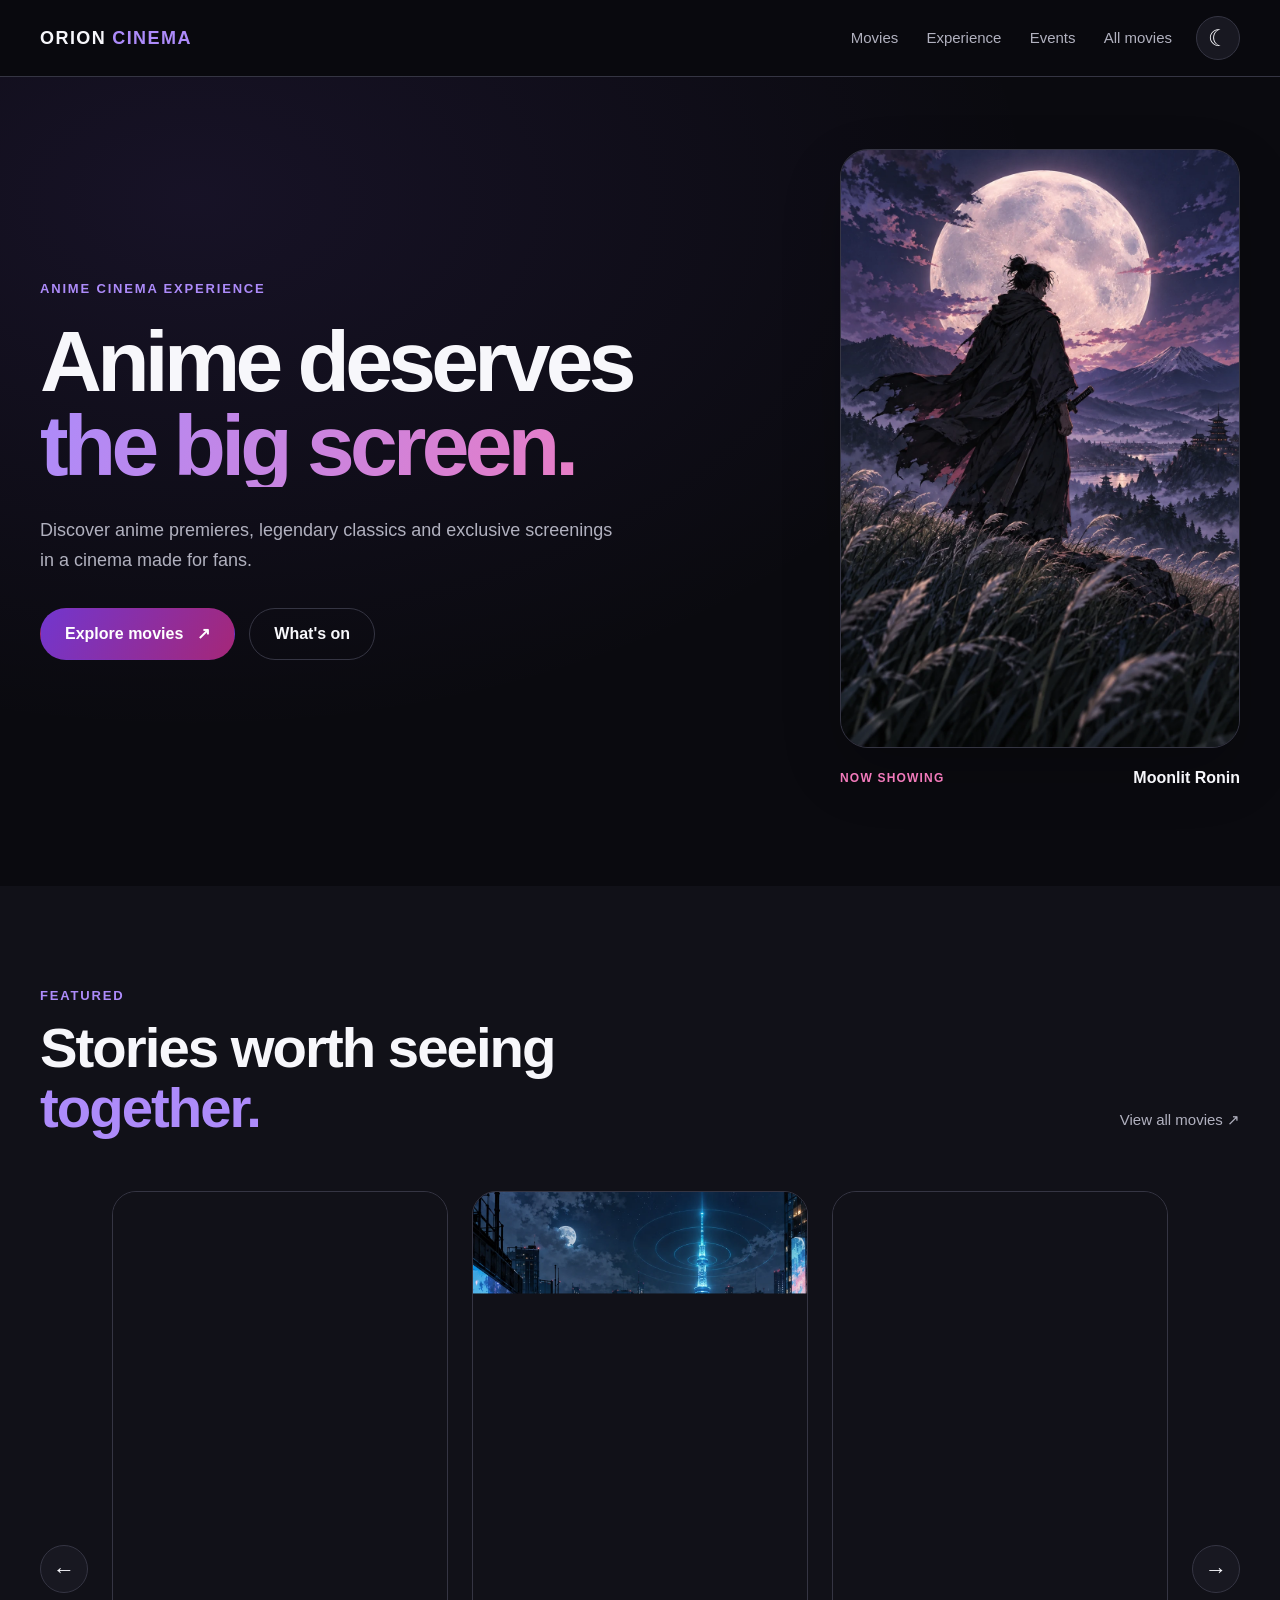
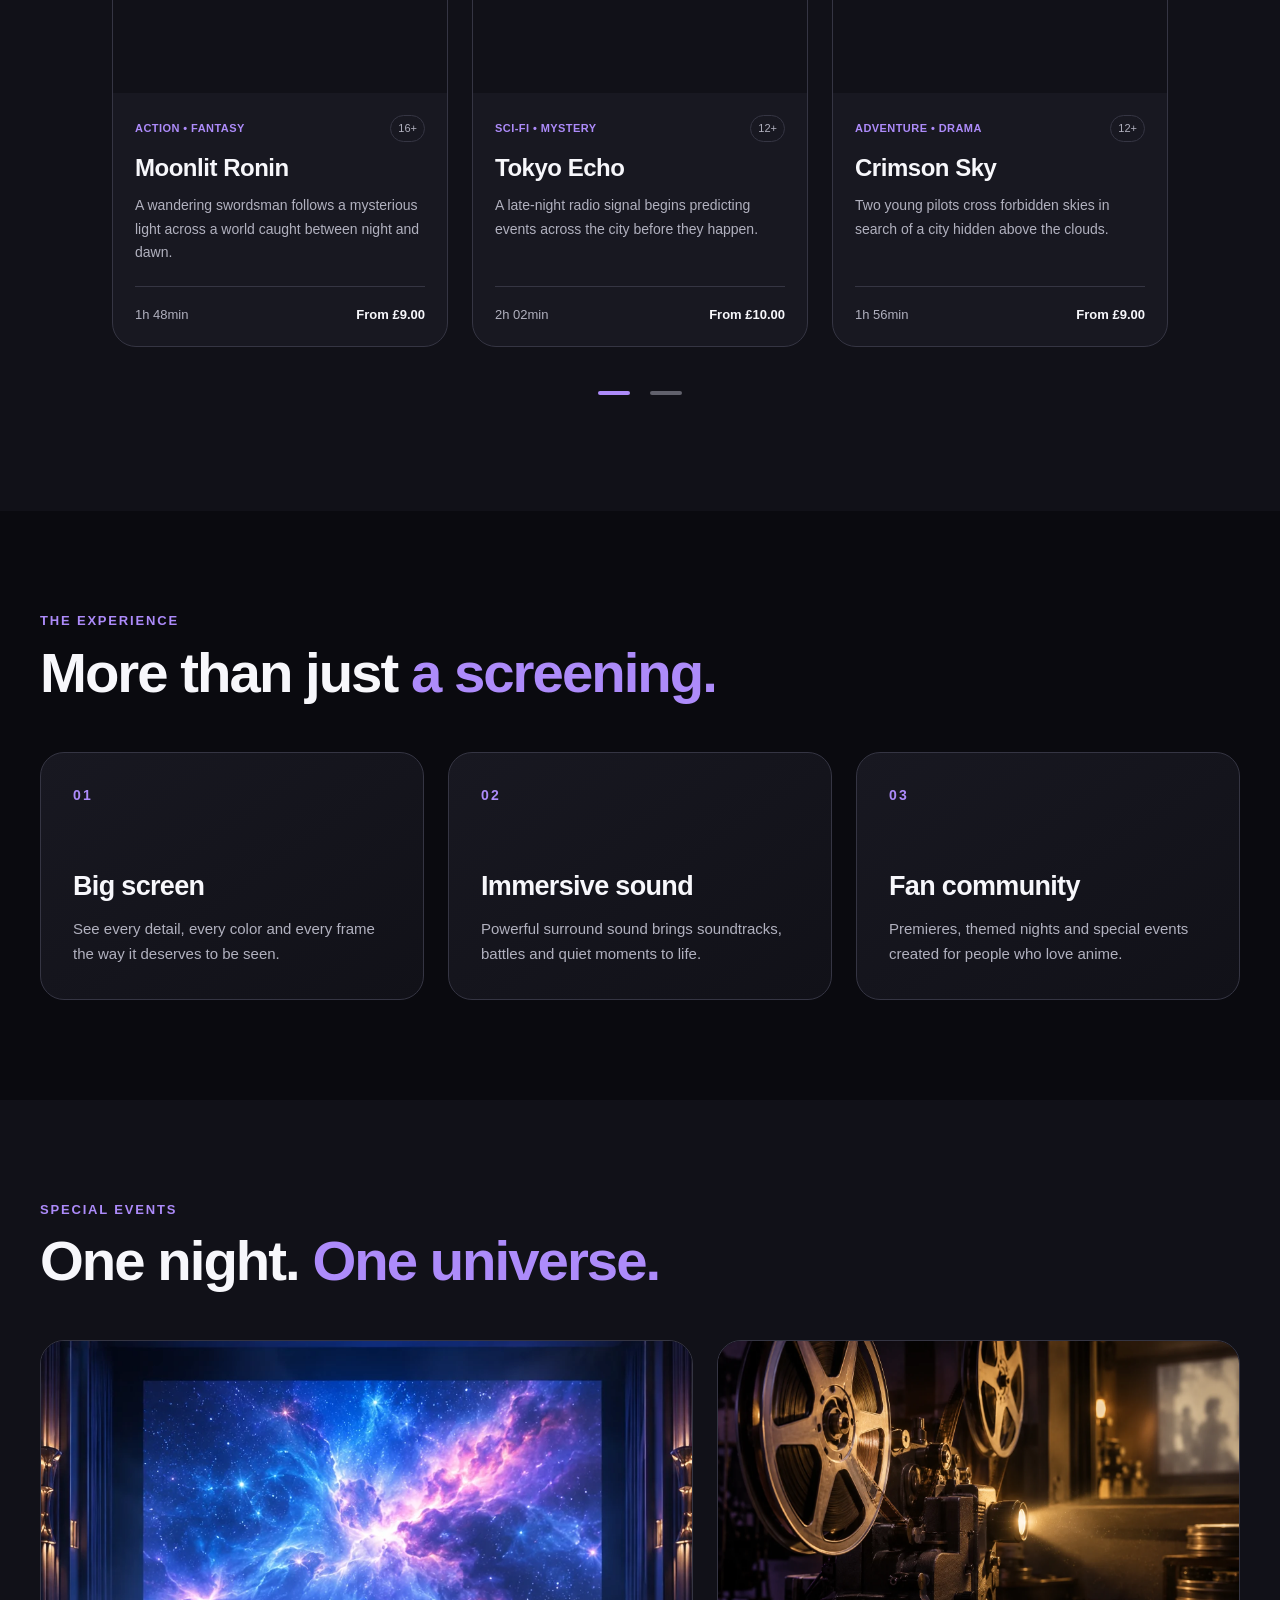
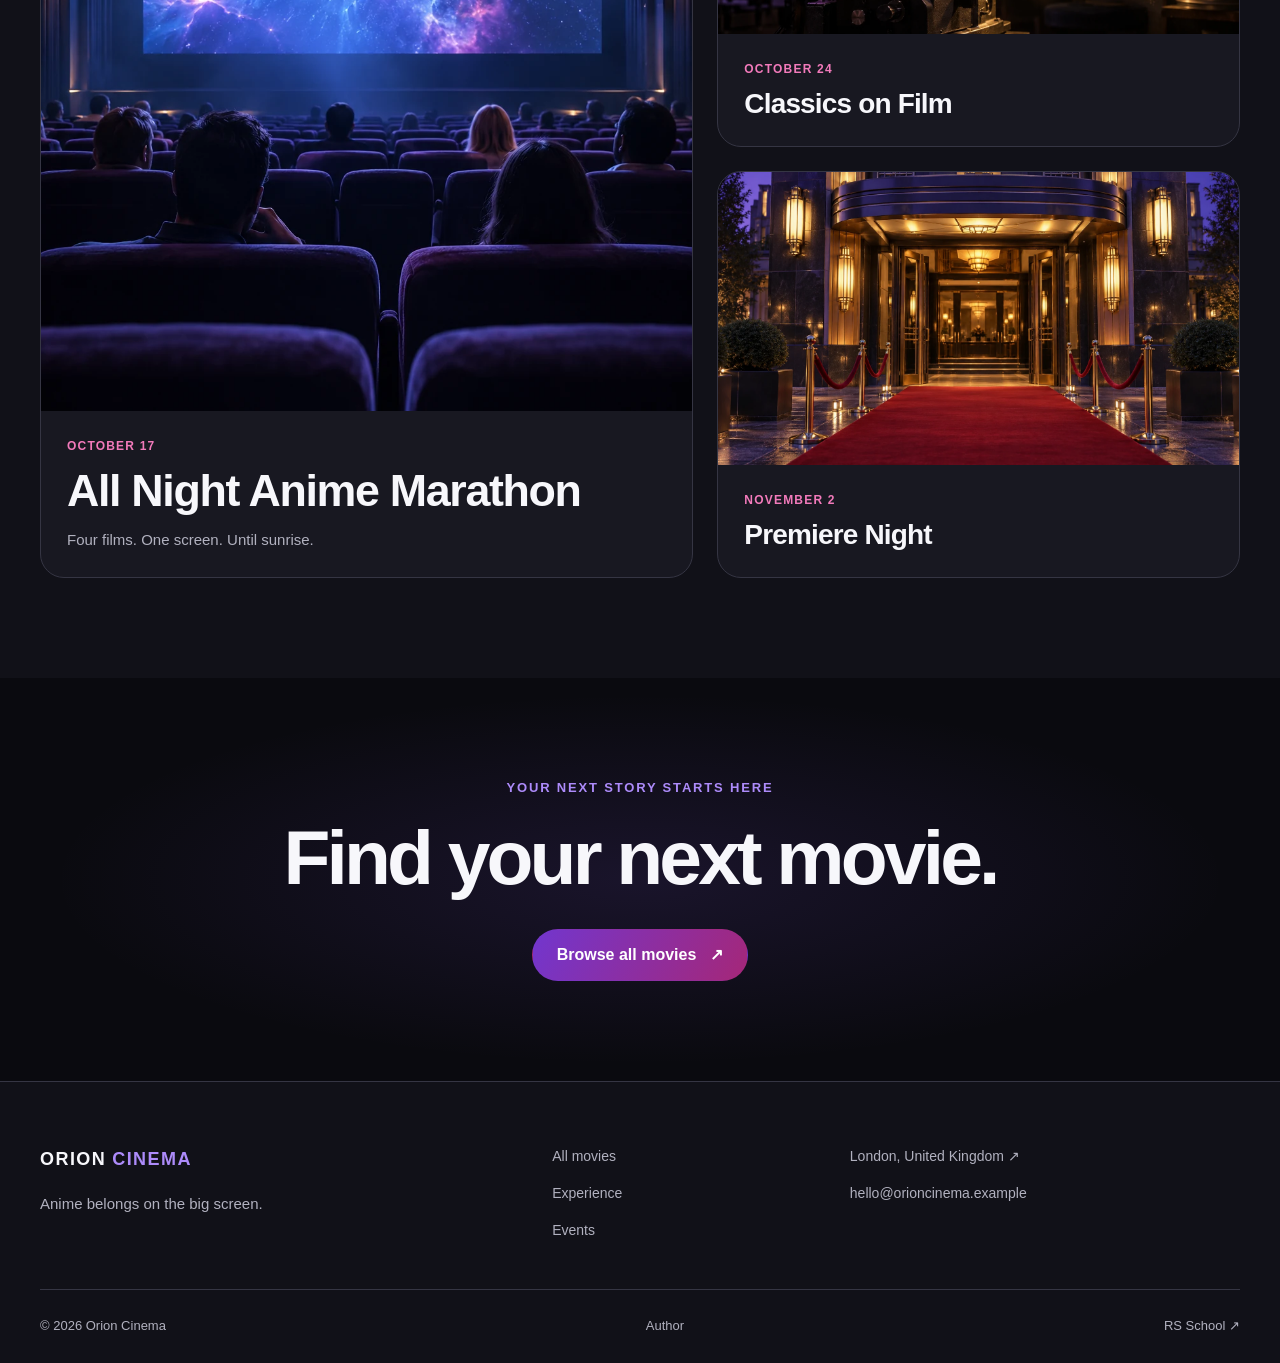
<file: index.html>
<!DOCTYPE html>
<html lang="en" data-theme="dark">
<head>
    <meta charset="UTF-8">
    <meta name="viewport" content="width=device-width, initial-scale=1.0">
    <meta name="description" content="Orion Cinema — anime premieres, classics and special screenings on the big screen.">
    <meta name="color-scheme" content="dark light">
    <title>Orion Cinema — Anime on the big screen</title>
    <link rel="icon" href="./favicon.svg" type="image/svg+xml">
    <script src="./js/main.js"></script>
    <script type="module" src="./js/app.js"></script>
    <link rel="stylesheet" href="./css/style.css">
</head>
<body>
<a class="skip-link" href="#main-content">Skip to content</a>
<header class="header">
    <div class="container header__container">
        <a class="logo" href="./index.html" aria-label="Orion Cinema home">ORION<span class="logo__accent">CINEMA</span></a>
        <nav class="nav" id="main-navigation" aria-label="Main navigation">
            <ul class="nav__list">
                <li><a class="nav__link" href="#featured">Movies</a></li>
                <li><a class="nav__link" href="#experience">Experience</a></li>
                <li><a class="nav__link" href="#events">Events</a></li>
                <li><a class="nav__link" href="./movies/index.html">All movies</a></li>
            </ul>
        </nav>
        <div class="header__actions">
            <button class="theme-toggle" type="button" aria-label="Switch to light theme" aria-pressed="false">
                <span class="theme-toggle__icon" aria-hidden="true">☾</span>
            </button>
            <button class="burger" type="button" aria-label="Open navigation menu" aria-expanded="false" aria-controls="main-navigation">
                <span class="burger__line" aria-hidden="true"></span>
                <span class="burger__line" aria-hidden="true"></span>
                <span class="burger__line" aria-hidden="true"></span>
            </button>
        </div>
    </div>
</header>
<main id="main-content">
    <section class="hero" aria-labelledby="hero-title">
        <div class="container hero__container">
            <div class="hero__content">
                <p class="hero__eyebrow">Anime cinema experience</p>
                <h1 class="hero__title" id="hero-title">Anime deserves <span class="hero__accent">the big screen.</span></h1>
                <p class="hero__description">Discover anime premieres, legendary classics and exclusive screenings in a cinema made for fans.</p>
                <div class="hero__actions">
                    <a class="button button--primary" href="./movies/index.html">Explore movies <span aria-hidden="true">↗</span></a>
                    <a class="button button--secondary" href="#featured">What's on</a>
                </div>
            </div>
            <figure class="hero__visual">
                <div class="hero__poster">
                    <img src="./assets/images/movies/moonlit-ronin.webp"
                         alt="A cloaked swordsman overlooking misty mountains beneath a full moon." width="1024" height="1536" fetchpriority="high">
                </div>
                <figcaption class="hero__movie-info">
                    <span class="hero__status">Now showing</span>
                    <strong class="hero__movie-title">Moonlit Ronin</strong>
                </figcaption>
            </figure>
        </div>
    </section>

    <section class="featured section" id="featured" aria-labelledby="featured-title">
        <div class="container">
            <div class="section-heading">
                <div>
                    <p class="section-heading__eyebrow">Featured</p>
                    <h2 class="section-heading__title" id="featured-title">Stories worth seeing <span class="accent-text">together.</span></h2>
                </div>
                <a class="section-heading__link" href="./movies/index.html">View all movies <span aria-hidden="true">↗</span></a>
            </div>
            <div class="slider" role="group" aria-label="Featured movies">
                <button class="slider__button slider__button--previous" type="button" aria-label="Previous movies" aria-controls="featured-slides">←</button>
                <div class="slider__viewport" id="featured-slides" role="group" tabindex="0" aria-label="Featured movies. Use left and right arrow keys to browse.">
                    <div class="slider__track"></div>
                </div>
                <button class="slider__button slider__button--next" type="button" aria-label="Next movies" aria-controls="featured-slides">→</button>
            </div>
            <div class="slider-pagination" role="group" aria-label="Slider pagination"></div>
            <p class="visually-hidden slider__status" role="status" aria-live="polite"></p>
            <noscript><p class="no-script">Enable JavaScript to browse the featured movies.</p></noscript>
        </div>
    </section>

    <section class="experience section" id="experience" aria-labelledby="experience-title">
        <div class="container">
            <div class="section-heading">
                <div>
                    <p class="section-heading__eyebrow">The experience</p>
                    <h2 class="section-heading__title" id="experience-title">More than just <span class="accent-text">a screening.</span></h2>
                </div>
            </div>
            <div class="experience__grid">
                <article class="experience-card">
                    <span class="experience-card__number" aria-hidden="true">01</span>
                    <h3 class="experience-card__title">Big screen</h3>
                    <p class="experience-card__description">See every detail, every color and every frame the way it deserves to be seen.</p>
                </article>
                <article class="experience-card">
                    <span class="experience-card__number" aria-hidden="true">02</span>
                    <h3 class="experience-card__title">Immersive sound</h3>
                    <p class="experience-card__description">Powerful surround sound brings soundtracks, battles and quiet moments to life.</p>
                </article>
                <article class="experience-card">
                    <span class="experience-card__number" aria-hidden="true">03</span>
                    <h3 class="experience-card__title">Fan community</h3>
                    <p class="experience-card__description">Premieres, themed nights and special events created for people who love anime.</p>
                </article>
            </div>
        </div>
    </section>

    <section class="events section" id="events" aria-labelledby="events-title">
        <div class="container">
            <div class="section-heading">
                <div>
                    <p class="section-heading__eyebrow">Special events</p>
                    <h2 class="section-heading__title" id="events-title">One night. <span class="accent-text">One universe.</span></h2>
                </div>
            </div>
            <div class="events__grid">
                <article class="event-card event-card--large">
                    <div class="event-card__media">
                        <img src="./assets/images/events/anime-night.webp"
                             alt="Moviegoers in a violet cinema auditorium watching a luminous nebula." width="1024" height="1536" loading="lazy" decoding="async">
                    </div>
                    <div class="event-card__content">
                        <p class="event-card__date"><time datetime="2026-10-17">October 17</time></p>
                        <h3 class="event-card__title">All Night Anime Marathon</h3>
                        <p class="event-card__description">Four films. One screen. Until sunrise.</p>
                    </div>
                </article>
                <article class="event-card">
                    <div class="event-card__media">
                        <img src="./assets/images/events/classics-night.webp"
                             alt="A vintage film projector casting a beam of warm light." width="1536" height="1024" loading="lazy" decoding="async">
                    </div>
                    <div class="event-card__content">
                        <p class="event-card__date"><time datetime="2026-10-24">October 24</time></p>
                        <h3 class="event-card__title">Classics on Film</h3>
                    </div>
                </article>
                <article class="event-card">
                    <div class="event-card__media">
                        <img src="./assets/images/events/premiere-night.webp"
                             alt="A red carpet leading to the warmly lit doors of an art deco cinema." width="1536" height="1024" loading="lazy" decoding="async">
                    </div>
                    <div class="event-card__content">
                        <p class="event-card__date"><time datetime="2026-11-02">November 2</time></p>
                        <h3 class="event-card__title">Premiere Night</h3>
                    </div>
                </article>
            </div>
        </div>
    </section>

    <section class="cta section" aria-labelledby="cta-title">
        <div class="container">
            <div class="cta__content">
                <p class="cta__eyebrow">Your next story starts here</p>
                <h2 class="cta__title" id="cta-title">Find your next movie.</h2>
                <a class="button button--primary" href="./movies/index.html">Browse all movies <span aria-hidden="true">↗</span></a>
            </div>
        </div>
    </section>
</main>

<footer class="footer" id="contacts">
    <div class="container">
        <div class="footer__top">
            <div class="footer__brand">
                <a class="logo" href="./index.html" aria-label="Orion Cinema home">ORION<span class="logo__accent">CINEMA</span></a>
                <p class="footer__tagline">Anime belongs on the big screen.</p>
            </div>
            <nav class="footer__nav" aria-label="Footer navigation">
                <ul>
                    <li><a href="./movies/index.html">All movies</a></li>
                    <li><a href="#experience">Experience</a></li>
                    <li><a href="#events">Events</a></li>
                </ul>
            </nav>
            <address class="footer__contacts">
                <a href="https://www.google.com/maps/search/?api=1&amp;query=London%2C%20United%20Kingdom" target="_blank" rel="noopener noreferrer">London, United Kingdom <span aria-hidden="true">↗</span></a>
                <a href="mailto:hello@orioncinema.example">hello@orioncinema.example</a>
            </address>
        </div>
        <div class="footer__bottom">
            <p>© 2026 Orion Cinema</p>
            <a href="https://github.com/kirill555525" target="_blank" rel="noopener noreferrer">Author</a>
            <a href="https://rs.school/courses/javascript" target="_blank" rel="noopener noreferrer">RS School <span aria-hidden="true">↗</span></a>
        </div>
    </div>
</footer>
</body>
</html>
</file>
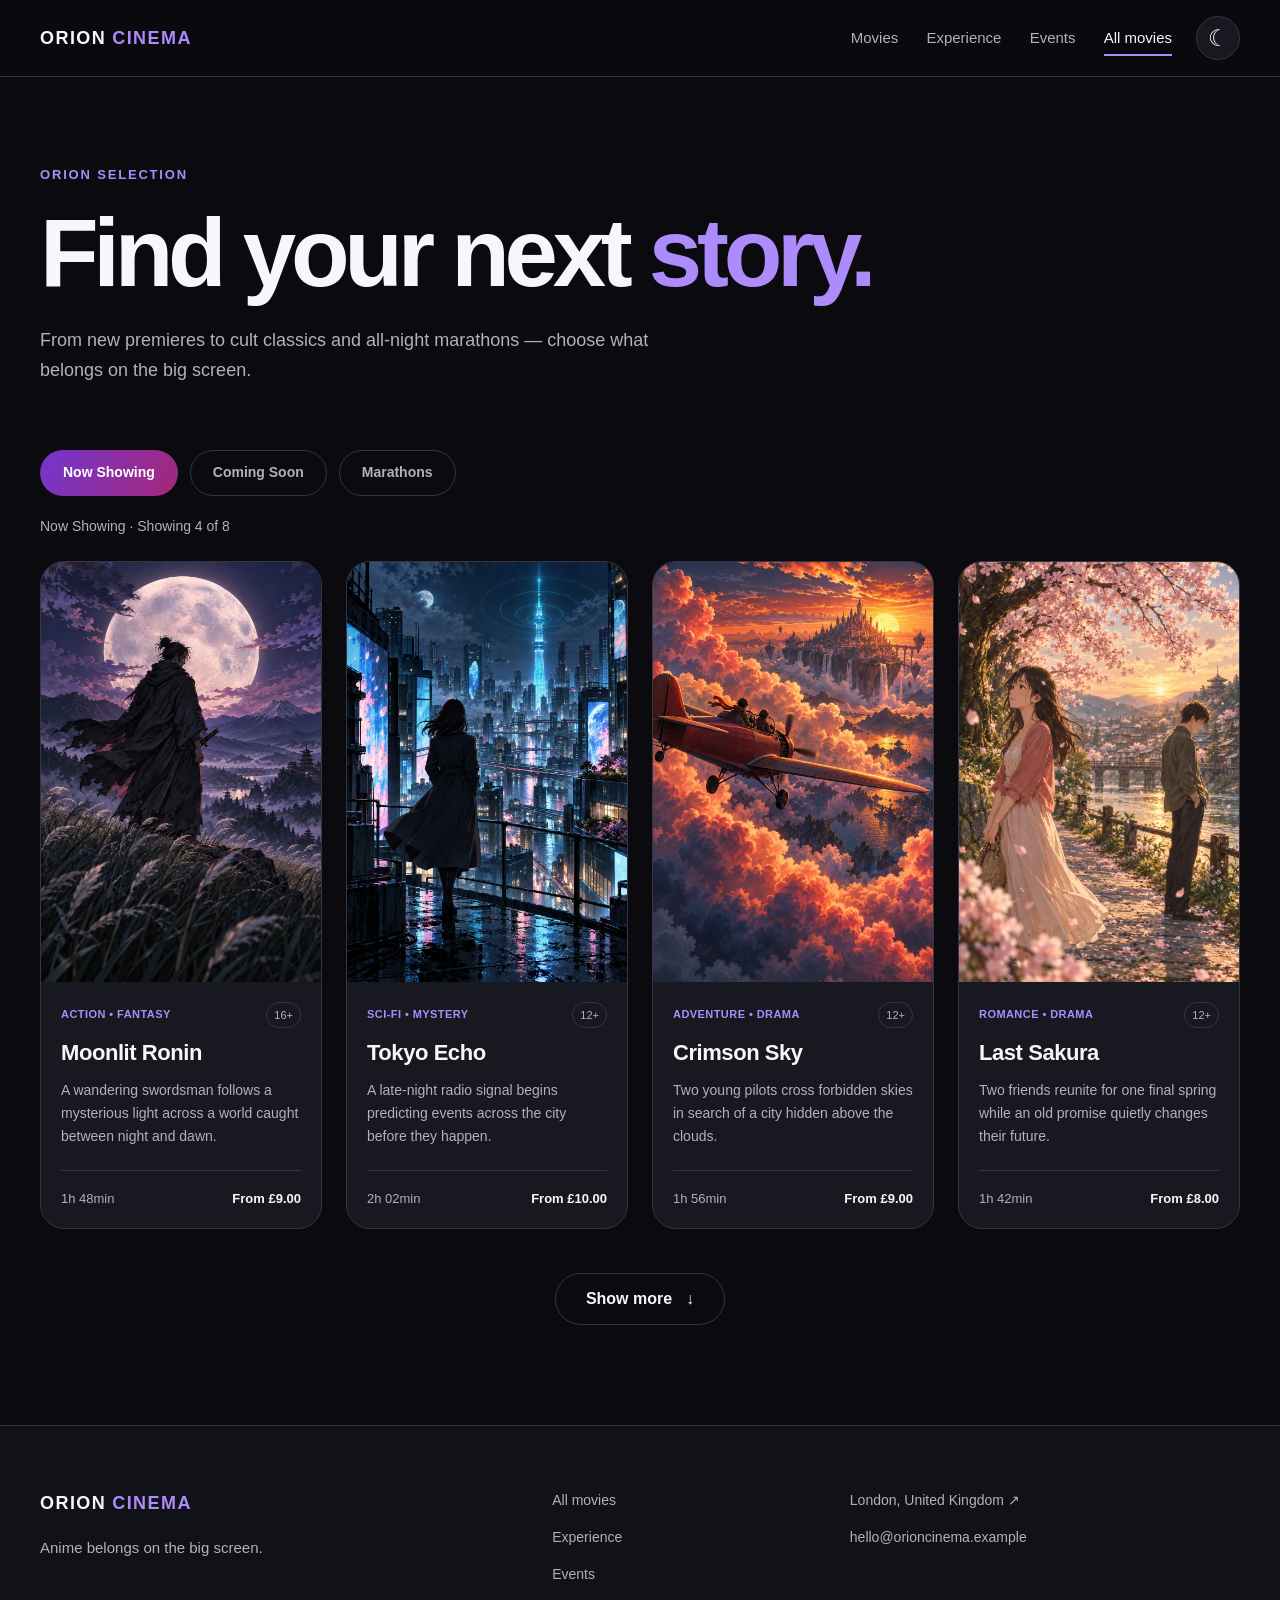
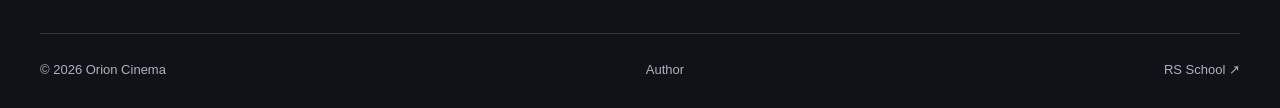
<file: movies/index.html>
<!DOCTYPE html>
<html lang="en" data-theme="dark">
<head>
    <meta charset="UTF-8">
    <meta name="viewport" content="width=device-width, initial-scale=1.0">
    <meta name="description" content="Browse anime movies, premieres and special screenings at Orion Cinema.">
    <meta name="color-scheme" content="dark light">
    <title>Movies | Orion Cinema</title>
    <link rel="icon" href="../favicon.svg" type="image/svg+xml">
    <script src="../js/main.js"></script>
    <script type="module" src="../js/app.js"></script>
    <link rel="stylesheet" href="../css/style.css">
</head>
<body>
<a class="skip-link" href="#main-content">Skip to content</a>
<header class="header">
    <div class="container header__container">
        <a class="logo" href="../index.html" aria-label="Orion Cinema home">ORION<span class="logo__accent">CINEMA</span></a>
        <nav class="nav" id="main-navigation" aria-label="Main navigation">
            <ul class="nav__list">
                <li><a class="nav__link" href="../index.html#featured">Movies</a></li>
                <li><a class="nav__link" href="../index.html#experience">Experience</a></li>
                <li><a class="nav__link" href="../index.html#events">Events</a></li>
                <li><a class="nav__link nav__link--active" aria-current="page" href="index.html">All movies</a></li>
            </ul>
        </nav>
        <div class="header__actions">
            <button class="theme-toggle" type="button" aria-label="Switch to light theme" aria-pressed="false">
                <span class="theme-toggle__icon" aria-hidden="true">☾</span>
            </button>
            <button class="burger" type="button" aria-label="Open navigation menu" aria-expanded="false" aria-controls="main-navigation">
                <span class="burger__line" aria-hidden="true"></span>
                <span class="burger__line" aria-hidden="true"></span>
                <span class="burger__line" aria-hidden="true"></span>
            </button>
        </div>
    </div>
</header>
<main id="main-content">
    <section class="catalog-hero" aria-labelledby="catalog-title">
        <div class="container">
            <p class="catalog-hero__eyebrow">Orion selection</p>
            <h1 class="catalog-hero__title" id="catalog-title">Find your next <span class="accent-text">story.</span></h1>
            <p class="catalog-hero__description">From new premieres to cult classics and all-night marathons — choose what belongs on the big screen.</p>
        </div>
    </section>
    <section class="catalog section" aria-labelledby="category-title">
        <div class="container">
            <div class="catalog__tabs" role="group" aria-label="Movie categories">
                <button class="catalog__tab catalog__tab--active" type="button" aria-pressed="true" data-category="now-showing" aria-controls="movie-grid">Now Showing</button>
                <button class="catalog__tab" type="button" aria-pressed="false" data-category="coming-soon" aria-controls="movie-grid">Coming Soon</button>
                <button class="catalog__tab" type="button" aria-pressed="false" data-category="marathons" aria-controls="movie-grid">Marathons</button>
            </div>
            <h2 class="visually-hidden" id="category-title">Now Showing</h2>
            <p class="catalog__status" role="status" aria-live="polite" aria-atomic="true"></p>
            <div class="movie-grid" id="movie-grid"></div>
            <noscript><p class="no-script">Enable JavaScript to browse movies and choose a screening.</p></noscript>
            <div class="catalog__more">
                <button class="button button--secondary" type="button" aria-controls="movie-grid">Show more <span aria-hidden="true">↓</span></button>
            </div>
        </div>
    </section>
</main>

<footer class="footer" id="contacts">
    <div class="container">
        <div class="footer__top">
            <div class="footer__brand">
                <a class="logo" href="../index.html" aria-label="Orion Cinema home">ORION<span class="logo__accent">CINEMA</span></a>
                <p class="footer__tagline">Anime belongs on the big screen.</p>
            </div>
            <nav class="footer__nav" aria-label="Footer navigation">
                <ul>
                    <li><a href="index.html">All movies</a></li>
                    <li><a href="../index.html#experience">Experience</a></li>
                    <li><a href="../index.html#events">Events</a></li>
                </ul>
            </nav>
            <address class="footer__contacts">
                <a href="https://www.google.com/maps/search/?api=1&amp;query=London%2C%20United%20Kingdom" target="_blank" rel="noopener noreferrer">London, United Kingdom <span aria-hidden="true">↗</span></a>
                <a href="mailto:hello@orioncinema.example">hello@orioncinema.example</a>
            </address>
        </div>
        <div class="footer__bottom">
            <p>© 2026 Orion Cinema</p>
            <a href="https://github.com/kirill555525" target="_blank" rel="noopener noreferrer">Author</a>
            <a href="https://rs.school/courses/javascript" target="_blank" rel="noopener noreferrer">RS School <span aria-hidden="true">↗</span></a>
        </div>
    </div>
</footer>
</body>
</html>
</file>
<file: css/style.css>
*,
*::before,
*::after {
    box-sizing: border-box;
}

:root {
    color-scheme: dark;
    --bg-primary: #0a0a0f;
    --bg-secondary: #111118;
    --bg-card: #181821;
    --header-bg: rgb(10 10 15 / 94%);
    --text-primary: #f7f7fb;
    --text-secondary: #b1b1bf;
    --accent-primary: #ad8bfa;
    --accent-secondary: #f27abb;
    --border-color: #353543;
    --button-start: #7236ce;
    --button-end: #a52778;
    --shadow: 0 24px 60px rgb(0 0 0 / 20%);
    --container-width: 1200px;
    --transition: 250ms ease;
}

:root[data-theme="light"] {
    color-scheme: light;
    --bg-primary: #f6f6fa;
    --bg-secondary: #ededf5;
    --bg-card: #ffffff;
    --header-bg: rgb(246 246 250 / 94%);
    --text-primary: #17171c;
    --text-secondary: #5d5d6b;
    --accent-primary: #6d28d9;
    --accent-secondary: #ac246a;
    --border-color: #d5d5e1;
    --shadow: 0 24px 60px rgb(44 25 71 / 10%);
}

html {
    scroll-behavior: smooth;
    scroll-padding-top: 100px;
    --header-height: 76px;
}

body, h1, h2, h3, p, ul, figure {
    margin: 0;
}

body {
    font-family: Inter, Arial, sans-serif;
    line-height: 1.5;
    color: var(--text-primary);
    background: var(--bg-primary);
    transition: color var(--transition), background-color var(--transition);
}

ul {
    padding: 0;
    list-style: none;
}

img {
    display: block;
    max-width: 100%;
    height: auto;
}

a {
    color: inherit;
    text-decoration: none;
}

button {
    font: inherit;
    color: inherit;
    cursor: pointer;
}

button, a {
    -webkit-tap-highlight-color: transparent;
}

:focus-visible {
    outline: 3px solid var(--accent-primary);
    outline-offset: 5px;
}

::selection {
    color: #fff;
    background: #7236ce;
}

.container {
    width: min(calc(100% - 48px), var(--container-width));
    margin-inline: auto;
}

.section {
    padding-block: 100px;
}

.accent-text {
    color: var(--accent-primary);
}

.visually-hidden {
    position: absolute;
    width: 1px;
    height: 1px;
    padding: 0;
    overflow: hidden;
    clip-path: inset(50%);
    white-space: nowrap;
    border: 0;
}

.skip-link {
    position: fixed;
    top: 10px;
    left: 16px;
    z-index: 200;
    padding: 12px 20px;
    border-radius: 8px;
    color: #fff;
    background: #5920ad;
    transform: translateY(-180%);
}

.skip-link:focus {
    transform: translateY(0);
}

.header {
    position: sticky;
    top: 0;
    z-index: 100;
    border-bottom: 1px solid var(--border-color);
    background: var(--header-bg);
    backdrop-filter: blur(16px);
    transition: background-color var(--transition), border-color var(--transition);
}

.header__container {
    display: flex;
    align-items: center;
    gap: 24px;
    min-height: 76px;
}

.logo {
    display: inline-flex;
    flex-shrink: 0;
    align-items: center;
    gap: 6px;
    font-size: 18px;
    font-weight: 800;
    letter-spacing: 0.08em;
    white-space: nowrap;
    transition: opacity var(--transition);
}

.logo:hover {
    opacity: 0.75;
}

.logo__accent {
    color: var(--accent-primary);
}

.nav {
    margin-left: auto;
}

.nav__list {
    display: flex;
    align-items: center;
    gap: clamp(18px, 2.2vw, 32px);
}

.nav__link {
    position: relative;
    display: inline-block;
    padding-block: 12px;
    color: var(--text-secondary);
    font-size: 15px;
    font-weight: 500;
    white-space: nowrap;
    transition: color var(--transition);
}

.nav__link::after {
    position: absolute;
    right: 0;
    bottom: 5px;
    left: 0;
    height: 2px;
    background: var(--accent-primary);
    content: "";
    transform: scaleX(0);
    transform-origin: left;
    transition: transform var(--transition);
}

.nav__link:hover, .nav__link--active {
    color: var(--text-primary);
}

.nav__link:hover::after, .nav__link--active::after {
    transform: scaleX(1);
}

.header__actions {
    display: flex;
    flex-shrink: 0;
    align-items: center;
    gap: 10px;
}

.theme-toggle, .burger, .slider__button {
    display: grid;
    flex-shrink: 0;
    place-items: center;
    width: 44px;
    height: 44px;
    padding: 0;
    border: 1px solid var(--border-color);
    border-radius: 50%;
    color: var(--text-primary);
    background: var(--bg-card);
    transition: border-color var(--transition), background-color var(--transition), transform var(--transition);
}

.theme-toggle:hover, .burger:hover, .slider__button:hover {
    border-color: var(--accent-primary);
    transform: translateY(-2px);
}

.theme-toggle__icon {
    font-size: 23px;
    line-height: 1;
}

.burger {
    display: none;
    align-content: center;
    gap: 4px;
}

.burger__line {
    width: 18px;
    height: 2px;
    background: var(--text-primary);
}

.button {
    display: inline-flex;
    align-items: center;
    justify-content: center;
    gap: 14px;
    min-height: 52px;
    padding: 13px 24px;
    border: 1px solid transparent;
    border-radius: 999px;
    font-weight: 600;
    line-height: 1.4;
    text-align: center;
    transition: transform var(--transition), background-color var(--transition), border-color var(--transition), box-shadow var(--transition);
}

.button:hover {
    transform: translateY(-2px);
}

.button--primary {
    color: #fff;
    background: linear-gradient(120deg, var(--button-start), var(--button-end));
}

.button--primary:hover {
    box-shadow: 0 8px 24px rgb(114 54 206 / 25%);
}

.button--secondary {
    border-color: var(--border-color);
    color: var(--text-primary);
    background: transparent;
}

.button--secondary:hover {
    border-color: var(--accent-primary);
    background: var(--bg-card);
}

/* Hero */
.hero {
    padding-block: 72px 96px;
    background: radial-gradient(ellipse at 15% 15%, rgb(139 92 246 / 10%), transparent 55%);
}

.hero__container {
    display: grid;
    grid-template-columns: minmax(0, 1.15fr) minmax(0, 0.85fr);
    align-items: center;
    gap: clamp(36px, 5.5vw, 80px);
}

.hero__content, .hero__visual {
    min-width: 0;
}

.hero__eyebrow, .section-heading__eyebrow, .catalog-hero__eyebrow, .cta__eyebrow {
    margin-bottom: 20px;
    color: var(--accent-primary);
    font-size: 13px;
    font-weight: 700;
    letter-spacing: 0.14em;
    text-transform: uppercase;
}

.hero__title {
    margin-bottom: 28px;
    font-size: clamp(52px, 6.7vw, 96px);
    line-height: 0.98;
    letter-spacing: -0.055em;
}

.hero__accent {
    display: block;
    color: var(--accent-primary);
    background: linear-gradient(110deg, var(--accent-primary), var(--accent-secondary));
    background-clip: text;
    -webkit-text-fill-color: transparent;
}

.hero__description, .catalog-hero__description {
    max-width: 580px;
    margin-bottom: 32px;
    color: var(--text-secondary);
    font-size: 18px;
    line-height: 1.7;
}

.hero__actions {
    display: flex;
    flex-wrap: wrap;
    gap: 14px;
}

.hero__visual {
    width: 100%;
    max-width: 400px;
    justify-self: end;
}

.hero__poster {
    overflow: hidden;
    border: 1px solid var(--border-color);
    border-radius: 28px;
    background: var(--bg-card);
    box-shadow: var(--shadow);
}

.hero__poster img {
    width: 100%;
    aspect-ratio: 2 / 3;
    object-fit: cover;
}

.hero__movie-info {
    display: flex;
    flex-wrap: wrap;
    align-items: center;
    justify-content: space-between;
    gap: 8px 16px;
    padding-top: 18px;
}

.hero__status {
    color: var(--accent-secondary);
    font-size: 12px;
    font-weight: 700;
    letter-spacing: 0.1em;
    text-transform: uppercase;
}

.hero__movie-title {
    font-size: 16px;
}

.featured, .events {
    background: var(--bg-secondary);
}

.section-heading {
    display: flex;
    align-items: flex-end;
    justify-content: space-between;
    gap: 28px;
    margin-bottom: 48px;
}

.section-heading__eyebrow {
    margin-bottom: 12px;
}

.section-heading__title {
    max-width: 710px;
    font-size: clamp(36px, 4.4vw, 64px);
    line-height: 1.08;
    letter-spacing: -0.035em;
}

.section-heading__link {
    flex-shrink: 0;
    padding-block: 8px;
    color: var(--text-secondary);
    font-size: 15px;
    transition: color var(--transition);
}

.section-heading__link:hover {
    color: var(--accent-primary);
}

.slider {
    display: grid;
    grid-template-columns: 48px minmax(0, 1fr) 48px;
    align-items: center;
    gap: 20px;
}

.slider__viewport {
    min-width: 0;
    overflow: hidden;
    border-radius: 24px;
    touch-action: pan-y;
}

.slider__track {
    display: flex;
    width: 100%;
    align-items: stretch;
}

.slider__track--moving {
    transition: transform 400ms cubic-bezier(0.22, 0.61, 0.36, 1);
}

.slider__page {
    display: grid;
    flex: 0 0 100%;
    min-width: 0;
    grid-template-columns: repeat(var(--slides-per-page, 3), minmax(0, 1fr));
    gap: 24px;
    padding: 4px;
}

.slider__button {
    width: 48px;
    height: 48px;
    font-size: 22px;
}

.featured-card, .movie-card, .event-card {
    display: flex;
    flex-direction: column;
    min-width: 0;
    overflow: hidden;
    border: 1px solid var(--border-color);
    border-radius: 24px;
    background: var(--bg-card);
    transition: border-color var(--transition), background-color var(--transition), box-shadow var(--transition), transform var(--transition);
}

.featured-card:hover, .movie-card:hover, .event-card:hover {
    border-color: var(--accent-primary);
    box-shadow: var(--shadow);
    transform: translateY(-4px);
}

.featured-card__poster, .movie-card__poster {
    flex-shrink: 0;
    overflow: hidden;
    aspect-ratio: 2 / 3;
    background: var(--bg-secondary);
}

.featured-card__poster img, .movie-card__poster img {
    width: 100%;
    height: 100%;
    object-fit: cover;
}

.featured-card__content, .movie-card__content {
    display: flex;
    flex: 1;
    flex-direction: column;
    padding: 22px;
}

.featured-card__top, .movie-card__top {
    display: flex;
    align-items: center;
    justify-content: space-between;
    gap: 10px;
    margin-bottom: 12px;
}

.featured-card__meta, .movie-card__genre {
    color: var(--accent-primary);
    font-size: 11px;
    font-weight: 700;
    line-height: 1.6;
    letter-spacing: 0.04em;
    text-transform: uppercase;
}

.age-rating {
    flex-shrink: 0;
    padding: 4px 7px;
    border: 1px solid var(--border-color);
    border-radius: 999px;
    color: var(--text-secondary);
    font-size: 11px;
    line-height: 1.5;
}

.featured-card__title, .movie-card__title {
    margin-bottom: 12px;
    font-size: 24px;
    line-height: 1.2;
    letter-spacing: -0.02em;
}

.featured-card__description, .movie-card__description {
    margin-bottom: 22px;
    color: var(--text-secondary);
    font-size: 14px;
    line-height: 1.65;
}

.featured-card__footer, .movie-card__info {
    display: flex;
    flex-wrap: wrap;
    justify-content: space-between;
    gap: 8px 12px;
    margin-top: auto;
    padding-top: 18px;
    border-top: 1px solid var(--border-color);
    color: var(--text-secondary);
    font-size: 13px;
}

.featured-card__footer span:last-child, .movie-card__info span:last-child {
    color: var(--text-primary);
    font-weight: 700;
}

.slider-pagination {
    display: flex;
    justify-content: center;
    gap: 8px;
    margin-top: 24px;
}

.slider-pagination__item {
    display: grid;
    place-items: center;
    width: 44px;
    height: 36px;
    padding: 0;
    border: 0;
    border-radius: 6px;
    background: transparent;
}

.slider-pagination__item::before {
    width: 32px;
    height: 4px;
    border-radius: 4px;
    background: var(--text-secondary);
    content: "";
    opacity: 0.5;
    transition: background-color var(--transition), opacity var(--transition);
}

.slider-pagination__item--active::before, .slider-pagination__item:hover::before {
    background: var(--accent-primary);
    opacity: 1;
}

.experience__grid {
    display: grid;
    grid-template-columns: repeat(3, minmax(0, 1fr));
    gap: 24px;
}

.experience-card {
    min-width: 0;
    padding: 32px;
    border: 1px solid var(--border-color);
    border-radius: 24px;
    background: linear-gradient(145deg, var(--bg-card), var(--bg-secondary));
    transition: border-color var(--transition), transform var(--transition), box-shadow var(--transition);
}

.experience-card:hover {
    border-color: var(--accent-primary);
    box-shadow: var(--shadow);
    transform: translateY(-4px);
}

.experience-card__number {
    display: block;
    margin-bottom: 64px;
    color: var(--accent-primary);
    font-size: 14px;
    font-weight: 700;
    letter-spacing: 0.15em;
}

.experience-card__title {
    margin-bottom: 14px;
    font-size: 27px;
    line-height: 1.2;
    letter-spacing: -0.025em;
}

.experience-card__description {
    max-width: 440px;
    color: var(--text-secondary);
    font-size: 15px;
    line-height: 1.7;
}

.events__grid {
    display: grid;
    grid-template-columns: minmax(0, 1.25fr) minmax(0, 1fr);
    gap: 24px;
}

.event-card--large {
    grid-row: span 2;
}

.event-card__media {
    position: relative;
    overflow: hidden;
    aspect-ratio: 16 / 9;
    background: var(--bg-card);
}

.event-card--large .event-card__media {
    flex: 1;
    min-height: 380px;
    aspect-ratio: auto;
}

.event-card__media img {
    position: absolute;
    inset: 0;
    width: 100%;
    height: 100%;
    object-fit: cover;
}

.event-card__content {
    padding: 26px;
}

.event-card__date {
    margin-bottom: 10px;
    color: var(--accent-secondary);
    font-size: 12px;
    font-weight: 700;
    letter-spacing: 0.1em;
    text-transform: uppercase;
}

.event-card__title {
    max-width: 520px;
    font-size: 28px;
    line-height: 1.15;
    letter-spacing: -0.03em;
}

.event-card--large .event-card__title {
    font-size: clamp(32px, 3.5vw, 46px);
}

.event-card__description {
    margin-top: 12px;
    color: var(--text-secondary);
    font-size: 15px;
}

.cta {
    text-align: center;
    background: radial-gradient(ellipse at center, rgb(139 92 246 / 12%), transparent 65%);
}

.cta__content {
    max-width: 760px;
    margin-inline: auto;
}

.cta__title {
    margin-bottom: 32px;
    font-size: clamp(44px, 6vw, 84px);
    line-height: 1.03;
    letter-spacing: -0.05em;
}

.footer {
    padding-block: 64px 28px;
    border-top: 1px solid var(--border-color);
    background: var(--bg-secondary);
}

.footer__top {
    display: grid;
    grid-template-columns: minmax(0, 1.2fr) minmax(0, 0.65fr) minmax(0, 1fr);
    gap: 44px;
    padding-bottom: 48px;
}

.footer__tagline {
    max-width: 280px;
    margin-top: 18px;
    color: var(--text-secondary);
    font-size: 15px;
    line-height: 1.7;
}

.footer__nav ul, .footer__contacts {
    display: flex;
    flex-direction: column;
    align-items: flex-start;
    gap: 16px;
    color: var(--text-secondary);
    font-size: 14px;
    font-style: normal;
}

.footer__contacts {
    min-width: 0;
    overflow-wrap: anywhere;
}

.footer a {
    transition: color var(--transition), opacity var(--transition);
}

.footer a:hover {
    color: var(--accent-primary);
}

.footer__bottom {
    display: flex;
    flex-wrap: wrap;
    align-items: center;
    justify-content: space-between;
    gap: 20px;
    padding-top: 26px;
    border-top: 1px solid var(--border-color);
    color: var(--text-secondary);
    font-size: 13px;
}

.catalog-hero {
    padding-block: 88px 24px;
}

.catalog-hero__title {
    max-width: 870px;
    margin-bottom: 24px;
    font-size: clamp(56px, 7.5vw, 108px);
    line-height: 1;
    letter-spacing: -0.055em;
}

.catalog-hero__description {
    max-width: 620px;
    margin-bottom: 0;
}

.catalog {
    padding-top: 40px;
}

.catalog__tabs {
    display: flex;
    flex-wrap: wrap;
    gap: 12px;
    margin-bottom: 44px;
}

.catalog__tab {
    min-height: 46px;
    padding: 11px 22px;
    border: 1px solid var(--border-color);
    border-radius: 999px;
    color: var(--text-secondary);
    background: transparent;
    font-size: 14px;
    font-weight: 600;
    line-height: 1.5;
    transition: color var(--transition), border-color var(--transition), background-color var(--transition), transform var(--transition);
}

.catalog__tab:hover {
    border-color: var(--accent-primary);
    color: var(--text-primary);
    transform: translateY(-2px);
}

.catalog__tab--active, .catalog__tab--active:hover {
    border-color: transparent;
    color: #fff;
    background: linear-gradient(120deg, var(--button-start), var(--button-end));
}

.movie-grid {
    display: grid;
    grid-template-columns: repeat(4, minmax(0, 1fr));
    gap: 24px;
}

.movie-card__content {
    padding: 20px;
}

.movie-card__title {
    font-size: 22px;
}

.catalog__more {
    display: flex;
    justify-content: center;
    margin-top: 44px;
}

.catalog__more .button {
    min-width: 170px;
}

@media (max-width: 1100px) {
    .movie-grid {
        grid-template-columns: repeat(3, minmax(0, 1fr));
    }

    .slider {
        gap: 16px;
    }

    .featured-card__content {
        padding: 18px;
    }

    .featured-card__title {
        font-size: 22px;
    }
}

@media (max-width: 900px) {
    .hero__container {
        gap: 32px;
    }

    .hero__title {
        font-size: clamp(44px, 6vw, 54px);
    }

    .hero__description {
        font-size: 16px;
    }

    .experience__grid {
        grid-template-columns: 1fr;
    }

    .experience-card__number {
        margin-bottom: 36px;
    }

    .events__grid, .movie-grid {
        grid-template-columns: repeat(2, minmax(0, 1fr));
    }

    .event-card--large {
        grid-column: 1 / -1;
        grid-row: auto;
    }

    .event-card--large .event-card__media {
        flex: auto;
        min-height: 0;
        aspect-ratio: 16 / 10;
    }
}

@media (max-width: 768px) {
    .container {
        width: calc(100% - 40px);
    }

    .section {
        padding-block: 72px;
    }

    .nav {
        display: none;
    }

    .header__actions {
        margin-left: auto;
    }

    .burger {
        display: grid;
    }

    .hero {
        padding-block: 56px 72px;
    }

    .hero__container {
        grid-template-columns: 1fr;
        gap: 48px;
    }

    .hero__content {
        max-width: 620px;
    }

    .hero__title {
        font-size: clamp(52px, 10vw, 78px);
    }

    .hero__description {
        max-width: 560px;
        font-size: 18px;
    }

    .hero__visual {
        justify-self: center;
    }

    .section-heading {
        flex-direction: column;
        align-items: flex-start;
        gap: 18px;
        margin-bottom: 36px;
    }

    .slider {
        grid-template-columns: 1fr 1fr;
        gap: 24px 12px;
    }

    .slider__viewport {
        grid-column: 1 / -1;
        grid-row: 1;
        width: min(100%, 400px);
        justify-self: center;
    }

    .featured-card__content {
        padding: 24px;
    }

    .slider__button--previous {
        grid-column: 1;
        grid-row: 2;
        justify-self: end;
    }

    .slider__button--next {
        grid-column: 2;
        grid-row: 2;
        justify-self: start;
    }

    .slider-pagination {
        margin-top: 8px;
    }

    .footer__top {
        grid-template-columns: 1fr 1fr;
        gap: 36px;
    }

    .footer__brand {
        grid-column: 1 / -1;
    }

    .catalog-hero {
        padding-block: 64px 24px;
    }

    .catalog {
        padding-top: 32px;
    }
}

@media (max-width: 600px) {
    .events__grid, .movie-grid {
        grid-template-columns: minmax(0, 1fr);
    }

    .event-card__media, .event-card--large .event-card__media {
        aspect-ratio: 16 / 11;
    }

    .event-card__title, .event-card--large .event-card__title {
        font-size: 28px;
    }

    .movie-card {
        width: min(100%, 400px);
        justify-self: center;
    }

    .movie-card__content {
        padding: 24px;
    }

    .footer__top {
        grid-template-columns: 1fr;
        gap: 32px;
    }

    .footer__brand {
        grid-column: auto;
    }

    .catalog__tabs {
        gap: 8px;
        margin-bottom: 32px;
    }

    .catalog__tab {
        flex: 1 1 auto;
        padding-inline: 14px;
        font-size: 12px;
    }
}

@media (max-width: 480px) {
    .container {
        width: calc(100% - 32px);
    }

    .section {
        padding-block: 60px;
    }

    .header__container {
        gap: 12px;
        min-height: 68px;
    }

    .logo {
        font-size: 16px;
    }

    .hero {
        padding-block: 44px 60px;
    }

    .hero__eyebrow {
        font-size: 11px;
    }

    .hero__title {
        font-size: clamp(44px, 12.6vw, 60px);
    }

    .hero__description {
        font-size: 16px;
    }

    .hero__actions {
        flex-direction: column;
    }

    .hero__actions .button {
        width: 100%;
    }

    .hero__poster, .featured-card, .movie-card, .event-card, .experience-card {
        border-radius: 20px;
    }

    .experience-card, .event-card__content {
        padding: 24px;
    }

    .cta__title {
        font-size: 48px;
    }

    .footer {
        padding-top: 48px;
    }

    .catalog-hero {
        padding-block: 48px 16px;
    }

    .catalog-hero__title {
        font-size: 52px;
    }

    .catalog-hero__description {
        font-size: 16px;
    }

    .catalog {
        padding-top: 28px;
    }
}

@media (prefers-reduced-motion: reduce) {
    html {
        scroll-behavior: auto;
    }

    *, *::before, *::after {
        transition: none !important;
        animation: none !important;
    }
}

/* Part 2: shared interaction states */
[hidden] {
    display: none !important;
}

html.scroll-locked {
    overflow: hidden;
}

.scroll-locked body {
    position: fixed;
    top: var(--scroll-top);
    left: 0;
    width: 100%;
    padding-right: var(--scrollbar-gap);
}

.burger__line {
    transition: transform var(--transition), opacity var(--transition);
}

.header--menu-open .burger__line:first-child {
    transform: translateY(6px) rotate(45deg);
}

.header--menu-open .burger__line:nth-child(2) {
    opacity: 0;
}

.header--menu-open .burger__line:last-child {
    transform: translateY(-6px) rotate(-45deg);
}

.movie-card, .featured-card {
    position: relative;
}

.movie-card__open {
    padding: 0;
    border: 0;
    background: transparent;
    color: inherit;
    font: inherit;
    font-weight: inherit;
    letter-spacing: inherit;
    text-align: left;
}

.movie-card__open::after {
    position: absolute;
    inset: 0;
    z-index: 1;
    content: "";
    cursor: pointer;
}

.movie-card__open:focus-visible {
    outline: none;
}

.movie-card:focus-within, .featured-card:focus-within {
    outline: 3px solid var(--accent-primary);
    outline-offset: -4px;
}

.slider__page .featured-card {
    width: 100%;
}

.slider__page .featured-card:hover {
    transform: none;
}

.catalog__tabs {
    margin-bottom: 20px;
}

.catalog__status, .no-script {
    margin-bottom: 24px;
    color: var(--text-secondary);
    font-size: 14px;
}

/* Native dialog supplies modal focus containment and Escape semantics. */
.movie-dialog {
    width: min(940px, calc(100% - 40px));
    max-width: none;
    max-height: calc(100dvh - 40px);
    margin: auto;
    padding: 0;
    overflow: auto;
    overscroll-behavior: contain;
    border: 1px solid var(--border-color);
    border-radius: 26px;
    color: var(--text-primary);
    background: var(--bg-card);
    box-shadow: 0 30px 120px rgb(0 0 0 / 50%);
}

.movie-dialog::backdrop {
    background: rgb(5 5 12 / 76%);
    backdrop-filter: blur(7px);
}

.movie-dialog[open] {
    animation: dialog-appear 200ms ease-out;
}

@keyframes dialog-appear {
    from { opacity: 0; transform: translateY(12px); }
    to { opacity: 1; transform: translateY(0); }
}

.movie-dialog__layout {
    display: grid;
    grid-template-columns: minmax(0, 0.75fr) minmax(0, 1.25fr);
}

.movie-dialog__art {
    position: relative;
    min-width: 0;
    overflow: hidden;
    background: var(--bg-secondary);
}

.movie-dialog__image {
    position: absolute;
    inset: 0;
    width: 100%;
    height: 100%;
    object-fit: cover;
}

.movie-dialog__content {
    position: relative;
    min-width: 0;
    padding: 20px 28px 28px;
}

.movie-dialog__close {
    position: sticky;
    top: 12px;
    z-index: 2;
    display: grid;
    place-items: center;
    width: 44px;
    height: 44px;
    margin: 0 0 12px auto;
    padding: 0;
    border: 1px solid var(--border-color);
    border-radius: 50%;
    color: var(--text-primary);
    background: var(--bg-card);
    font-size: 28px;
    line-height: 1;
    transition: color var(--transition), border-color var(--transition), background-color var(--transition);
}

.movie-dialog__close:hover {
    color: var(--accent-primary);
    border-color: var(--accent-primary);
    background: var(--bg-secondary);
}

.movie-dialog__eyebrow {
    margin-bottom: 10px;
    color: var(--accent-primary);
    font-size: 12px;
    font-weight: 700;
    letter-spacing: 0.09em;
    text-transform: uppercase;
}

.movie-dialog__title {
    margin-bottom: 12px;
    font-size: clamp(28px, 3vw, 40px);
    line-height: 1.05;
    letter-spacing: -0.035em;
    overflow-wrap: break-word;
}

.movie-dialog__meta {
    margin-bottom: 16px;
    color: var(--accent-secondary);
    font-size: 12px;
    line-height: 1.6;
}

.movie-dialog__description {
    margin-bottom: 24px;
    color: var(--text-secondary);
    font-size: 14px;
    line-height: 1.65;
}

.movie-dialog__parameters {
    display: grid;
    gap: 20px;
}

.movie-dialog__parameters fieldset {
    min-width: 0;
    margin: 0;
    padding: 0;
    border: 0;
}

.movie-dialog__parameters legend {
    margin-bottom: 10px;
    padding: 0;
    font-size: 14px;
    font-weight: 700;
}

.movie-options {
    display: flex;
    flex-wrap: wrap;
    gap: 8px;
}

.movie-option {
    position: relative;
    flex: 1 1 100px;
    min-width: 0;
    cursor: pointer;
}

.movie-option input {
    position: absolute;
    width: 1px;
    height: 1px;
    opacity: 0;
}

.movie-option__label {
    display: flex;
    height: 100%;
    flex-direction: column;
    justify-content: center;
    gap: 5px;
    padding: 12px 10px;
    border: 1px solid var(--border-color);
    border-radius: 12px;
    color: var(--text-primary);
    background: var(--bg-secondary);
    font-size: 12px;
    font-weight: 600;
    line-height: 1.3;
    transition: border-color var(--transition), background-color var(--transition), color var(--transition);
}

.movie-option__price {
    color: var(--text-secondary);
    font-size: 11px;
    font-weight: 400;
}

.movie-option:hover .movie-option__label {
    border-color: var(--accent-primary);
}

.movie-option input:checked + .movie-option__label {
    border-color: var(--accent-primary);
    color: var(--accent-primary);
    box-shadow: inset 0 0 0 1px var(--accent-primary);
}

.movie-option input:focus-visible + .movie-option__label {
    outline: 3px solid var(--accent-primary);
    outline-offset: 3px;
}

.movie-dialog__selection {
    margin-top: 24px;
    padding-top: 18px;
    border-top: 1px solid var(--border-color);
}

.movie-dialog__summary {
    margin-bottom: 6px;
    font-size: 14px;
    font-weight: 700;
}

.movie-dialog__details {
    min-height: 38px;
    color: var(--text-secondary);
    font-size: 12px;
    line-height: 1.6;
}

.movie-dialog__total {
    display: flex;
    align-items: center;
    justify-content: space-between;
    gap: 16px;
    margin-top: 18px;
    font-size: 14px;
}

.movie-dialog__price {
    color: var(--accent-primary);
    font-size: 30px;
    font-weight: 800;
    letter-spacing: -0.035em;
}

@media (max-width: 1100px) {
    .slider__page {
        gap: 16px;
    }
}

@media (max-width: 768px) {
    .nav {
        position: fixed;
        top: var(--header-height);
        left: 0;
        display: flex;
        width: 100%;
        height: calc(100dvh - var(--header-height));
        align-items: flex-start;
        justify-content: center;
        margin: 0;
        padding: clamp(32px, 8vh, 80px) 24px;
        overflow: auto;
        overscroll-behavior: contain;
        color: var(--text-primary);
        background: var(--bg-primary);
        visibility: hidden;
        opacity: 0;
        transform: translateY(-12px);
        pointer-events: none;
        transition: opacity var(--transition), transform var(--transition), visibility 250ms;
    }

    .header--menu-open .nav {
        visibility: visible;
        opacity: 1;
        transform: translateY(0);
        pointer-events: auto;
        transition: opacity var(--transition), transform var(--transition);
    }

    .nav__list {
        width: min(100%, 460px);
        flex-direction: column;
        align-items: stretch;
        gap: 16px;
        text-align: center;
    }

    .nav__link {
        display: block;
        padding: 12px;
        font-size: clamp(24px, 5vw, 36px);
        font-weight: 600;
    }

    .nav__link::after {
        right: 25%;
        left: 25%;
    }
}

@media (max-width: 700px) {
    .movie-dialog {
        width: calc(100% - 24px);
        max-height: calc(100dvh - 24px);
        border-radius: 20px;
    }

    .movie-dialog__layout {
        grid-template-columns: minmax(0, 1fr);
    }

    .movie-dialog__art {
        height: 170px;
    }

    .movie-dialog__image {
        object-position: center 35%;
    }

    .movie-dialog__content {
        padding: 16px 20px 24px;
    }

    .movie-option {
        flex-basis: 84px;
    }
}

@media (prefers-reduced-motion: reduce) {
    .slider__track--moving, .nav, .movie-dialog[open] {
        transition: none;
        animation: none;
    }
}
</file>
